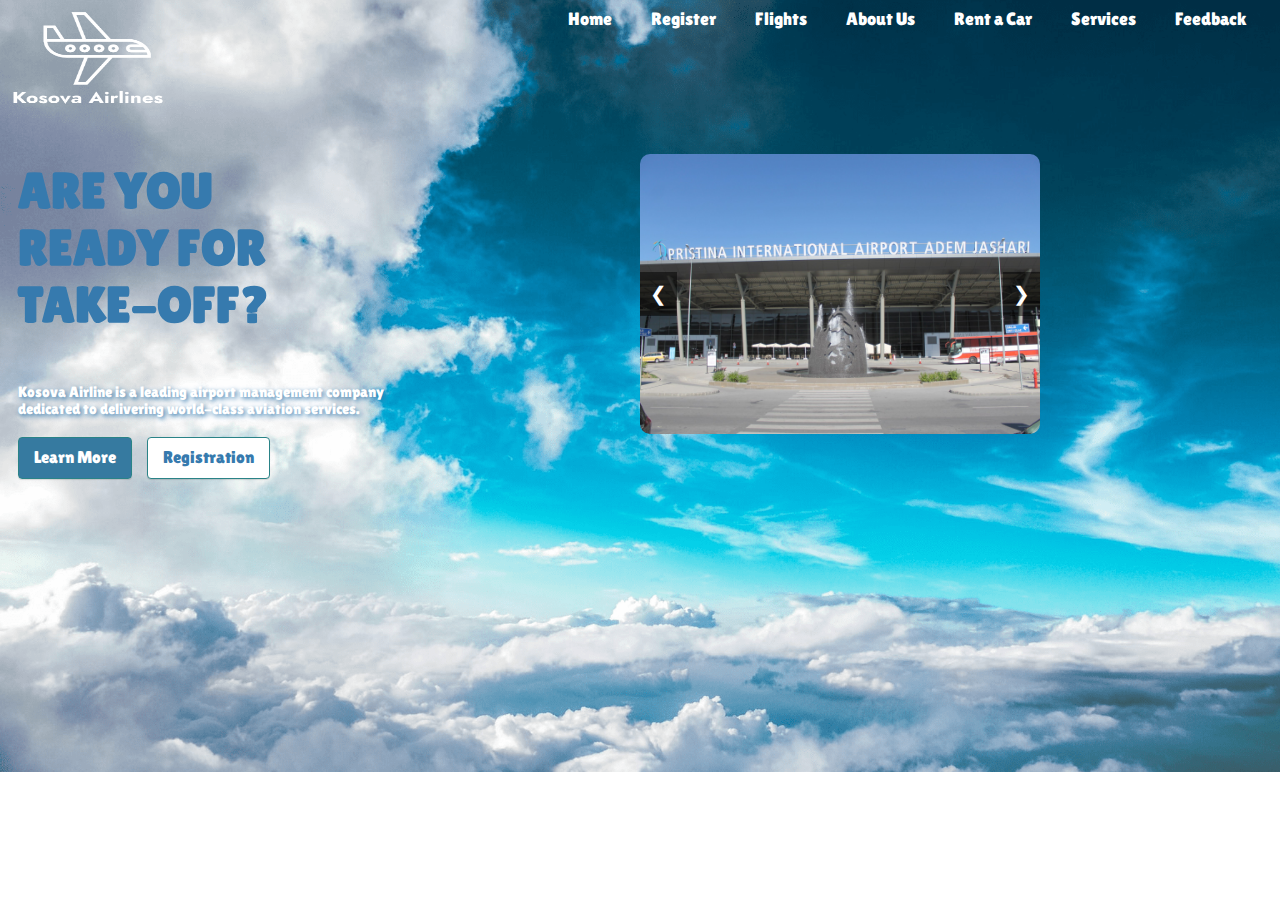
<file: index.html>
<!DOCTYPE html>
<html>
<head>
	    <meta charset="UTF-8">  
    <meta name="viewport" content="width=device-width, initial-scale=1.0">  
	<link rel="stylesheet" href="css/style.css">
	<link rel="preconnect" href="https://fonts.googleapis.com">
<link rel="preconnect" href="https://fonts.gstatic.com" crossorigin>
<link href="https://fonts.googleapis.com/css2?family=Lilita+One&display=swap" rel="stylesheet">
	<title>Kosova Airport</title>
</head>
<body>
	<ul>
		<li>
			<a href=index.html>Home</a>
			<a href=register.html>Register</a>
			<a href=flights.html>Flights</a>
			<a href=about.html>About Us</a>
			            <a href="rent.html">Rent a Car</a>
			<a href="services.html">Services</a>
			                        <a href="feedback.html">Feedback</a>
		</li>
	</ul>
	<div class="logoja">
		<img src="css/logo.png" id="logoja1">
	</div>

	<p id="titulli1"><b>Are you <br>ready for <br>take-off?<b></p>

	<p id="desc">Kosova Airline is a leading airport management company<br> dedicated to delivering world-class aviation services.
	<div class="butonat">
			<button type="button" id="btn1">Learn More</button>
			<button type="button" id="btn2">Registration</button>
	</div>


  <div class="slider-container">
    <div class="slider">
      <img src="css/image1.jpg" alt="Image 1" class="slide">
      <img src="css/image2.jpg" alt="Image 2" class="slide">
      <img src="css/image3.jpg" alt="Image 3" class="slide">
    </div>
    <button id="butoniii" class="prev" onclick="prevSlide()">&#10094;</button>
    <button id="butoniii" class="next" onclick="nextSlide()">&#10095;</button>
  </div>





	<script src="javascript/main.js"></script>

</body>
</html>
</file>
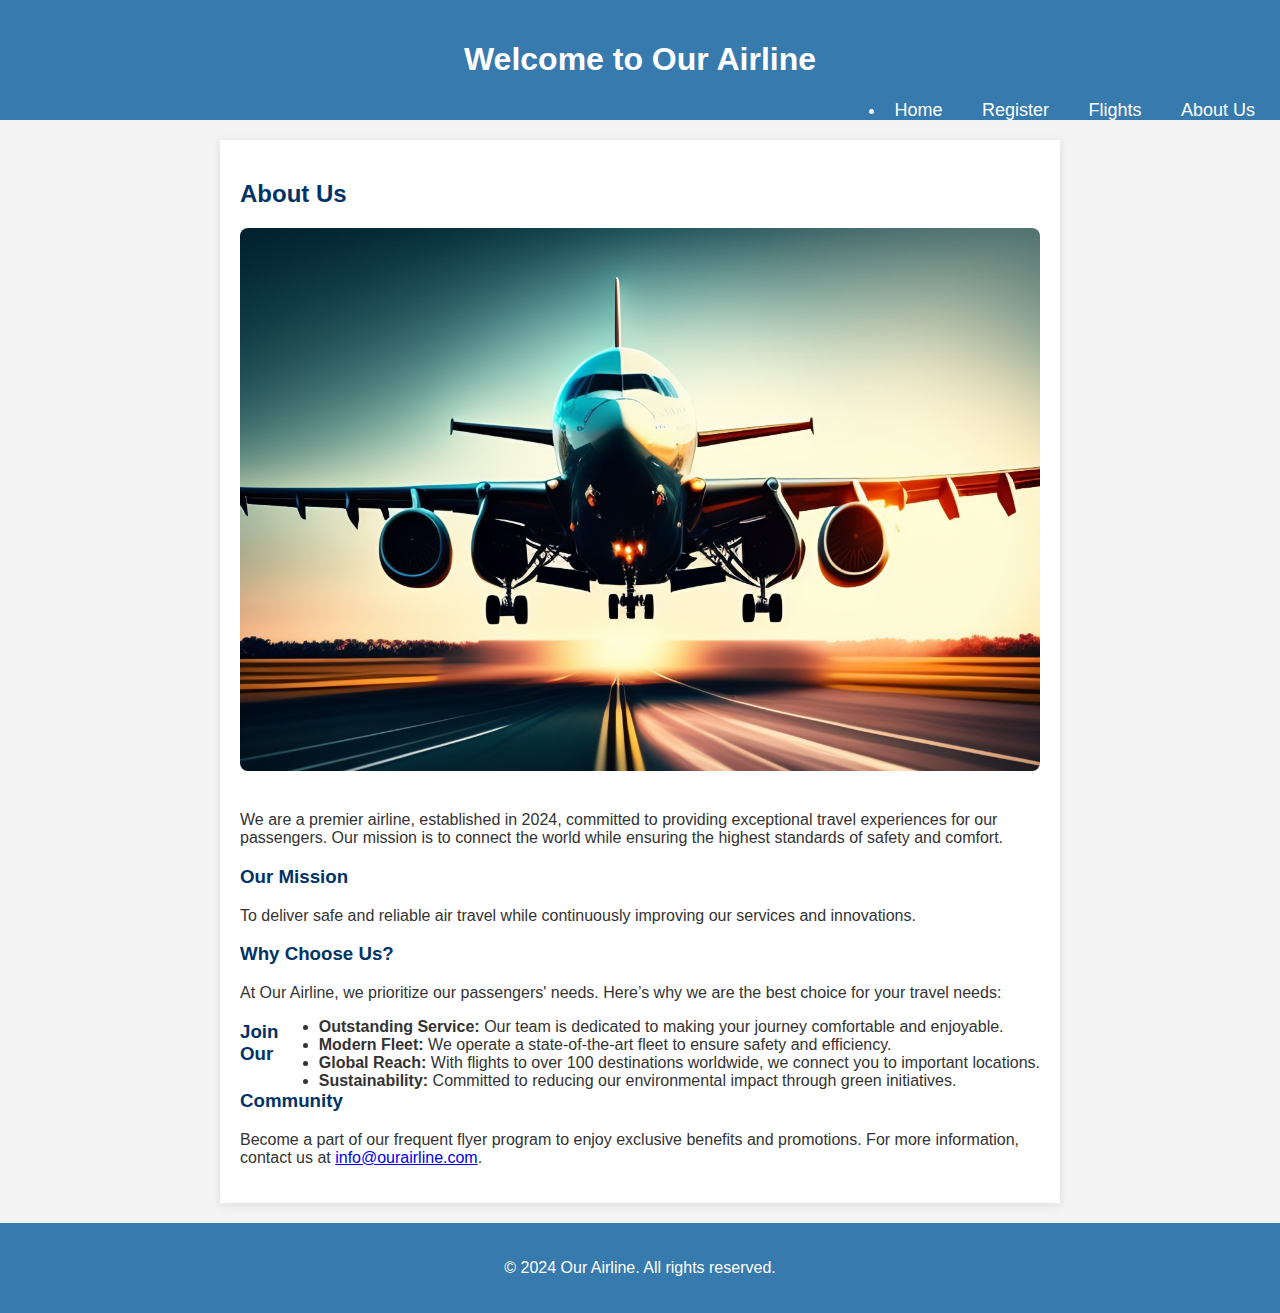
<file: about.html>
<!DOCTYPE html>  
<html lang="en">  
<head>  
    <meta charset="UTF-8">  
    <meta name="viewport" content="width=device-width, initial-scale=1.0">  
    <link rel="stylesheet" href="css/about.css">  
    <title>About Us - Our Airline</title>  
</head>  
<body>  
    <header>  
        <h1>Welcome to Our Airline</h1>  
                    <ul>
        <li>
            <a href=index.html>Home</a>
            <a href=register.html>Register</a>
            <a href=flights.html>Flights</a>
            <a href=about.html>About Us</a>
        </li>
    </ul>
    </header>  

    <section class="about-us">  
        <h2>About Us</h2>  
        <img src="air.jpeg" alt="Airline Flight" class="about-image">  
        <p>We are a premier airline, established in 2024, committed to providing exceptional travel experiences for our passengers. Our mission is to connect the world while ensuring the highest standards of safety and comfort.</p>  
        
        <h3>Our Mission</h3>  
        <p>To deliver safe and reliable air travel while continuously improving our services and innovations.</p>  

        <h3>Why Choose Us?</h3>  
        <p>At Our Airline, we prioritize our passengers' needs. Here’s why we are the best choice for your travel needs:</p>  
        <ul>  
            <li><strong>Outstanding Service:</strong> Our team is dedicated to making your journey comfortable and enjoyable.</li>  
            <li><strong>Modern Fleet:</strong> We operate a state-of-the-art fleet to ensure safety and efficiency.</li>  
            <li><strong>Global Reach:</strong> With flights to over 100 destinations worldwide, we connect you to important locations.</li>  
            <li><strong>Sustainability:</strong> Committed to reducing our environmental impact through green initiatives.</li>  
        </ul>  

        <h3>Join Our Community</h3>  
        <p>Become a part of our frequent flyer program to enjoy exclusive benefits and promotions. For more information, contact us at <a href="mailto:info@ourairline.com">info@ourairline.com</a>.</p>  
    </section>  

    <footer>  
        <p>&copy; 2024 Our Airline. All rights reserved.</p>  
    </footer>  
</body>  
</html>
</file>
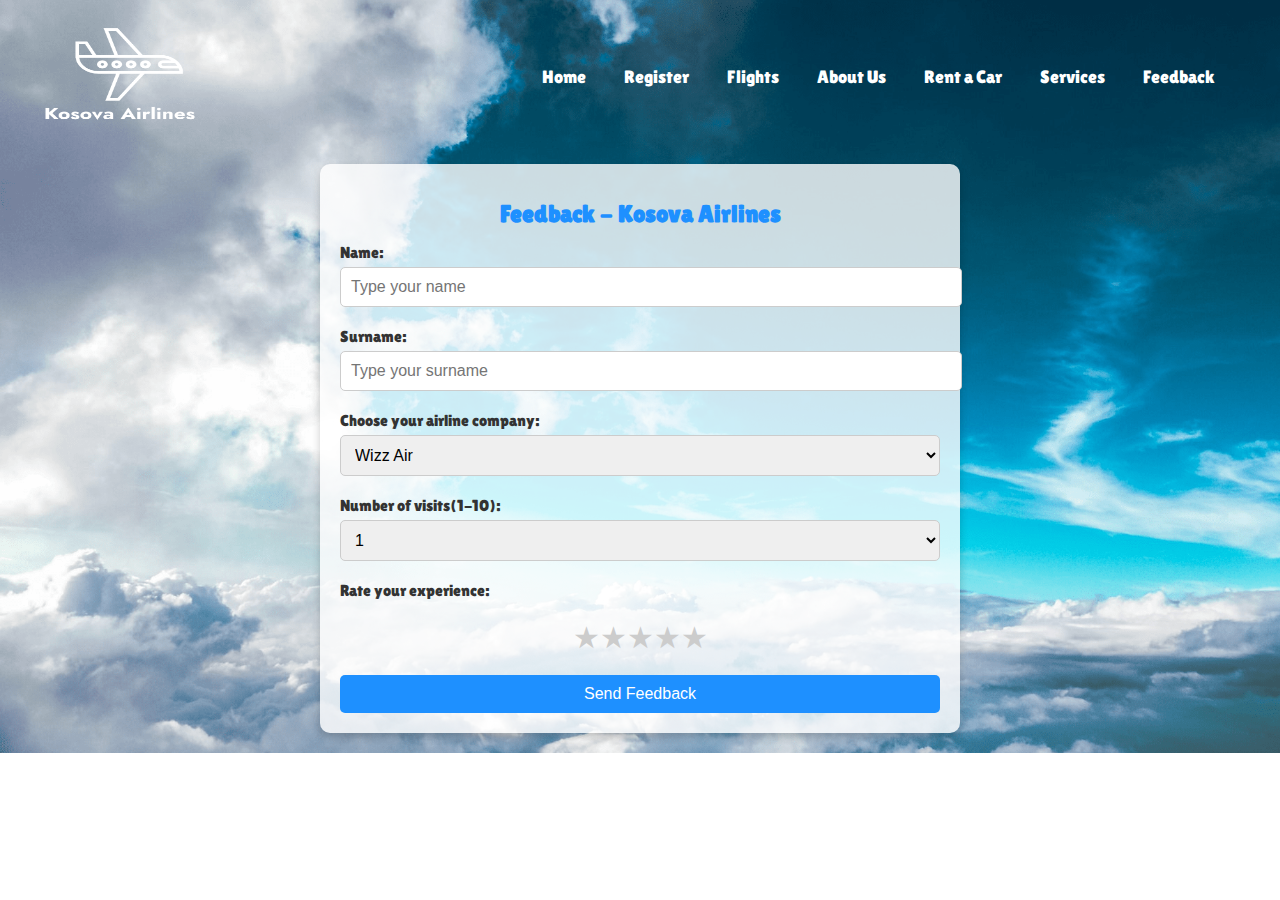
<file: feedback.html>
<!DOCTYPE html>
<html lang="en">
<head>
    <meta charset="UTF-8">
    <meta name="viewport" content="width=device-width, initial-scale=1.0">
    <link rel="stylesheet"  href="css/feedback.css">
        <link rel="preconnect" href="https://fonts.googleapis.com">
<link rel="preconnect" href="https://fonts.gstatic.com" crossorigin>
<link href="https://fonts.googleapis.com/css2?family=Lilita+One&display=swap" rel="stylesheet">
    <title>Kosova Airlines</title>
</head>
<body>
        <header>
        <nav class="navbar">
            <div class="logo">
                <img src="css/logo.png" id="logoja1">
            </div>
    <ul>
        <li>
            <a href=index.html>Home</a>
            <a href=register.html>Register</a>
            <a href=flights.html>Flights</a>
            <a href=about.html>About Us</a>
            <a href="rent.html">Rent a Car</a>
                                    <a href="services.html">Services</a>
                        <a href="feedback.html">Feedback</a>


        </li>
    </ul>
        </nav>
    </header>
    <div class="container">
        <h1>Feedback - Kosova Airlines</h1>
        <form>
            <div class="form-section">
                <label for="name">Name:</label>
                <input type="text" id="name" placeholder="Type your name" required>
            </div>

            <div class="form-section">
                <label for="surname">Surname:</label>
                <input type="text" id="surname" placeholder="Type your surname" required>
            </div>

            <div class="form-section">
                <label for="company">Choose your airline company:</label>
                <select id="company">
                    <option value="wizzair">Wizz Air</option>
                    <option value="pegasus">Pegasus</option>
                    <option value="turkish">Turkish Airlines</option>
                    <option value="kosova">Kosova Airlines</option>
                    <option value="airalbania">Air Albania</option>
                    <option value="easyjet">EasyJet</option>
                </select>
            </div>

            <div class="form-section">
                <label for="visits">Number of visits(1-10):</label>
                <select id="visits">
                    <option value="1">1</option>
                    <option value="2">2</option>
                    <option value="3">3</option>
                    <option value="4">4</option>
                    <option value="5">5</option>
                    <option value="6">6</option>
                    <option value="7">7</option>
                    <option value="8">8</option>
                    <option value="9">9</option>
                    <option value="10">10</option>
                </select>
            </div>

            <div class="form-section">
                <label for="rating">Rate your experience:</label>
                <div class="stars">
                    <input type="radio" id="star5" name="rating" value="1">
                    <label for="star5" class="star">&#9733;</label>

                    <input type="radio" id="star4" name="rating" value="2">
                    <label for="star4" class="star">&#9733;</label>

                    <input type="radio" id="star3" name="rating" value="3">
                    <label for="star3" class="star">&#9733;</label>

                    <input type="radio" id="star2" name="rating" value="4">
                    <label for="star2" class="star">&#9733;</label>

                    <input type="radio" id="star1" name="rating" value="5">
                    <label for="star1" class="star">&#9733;</label>
                </div>
            </div>
            <button type="submit">Send Feedback</button>
        </form>
    </div>

    <script src="javascript/main.js"></script>
</body>
</html>
</file>
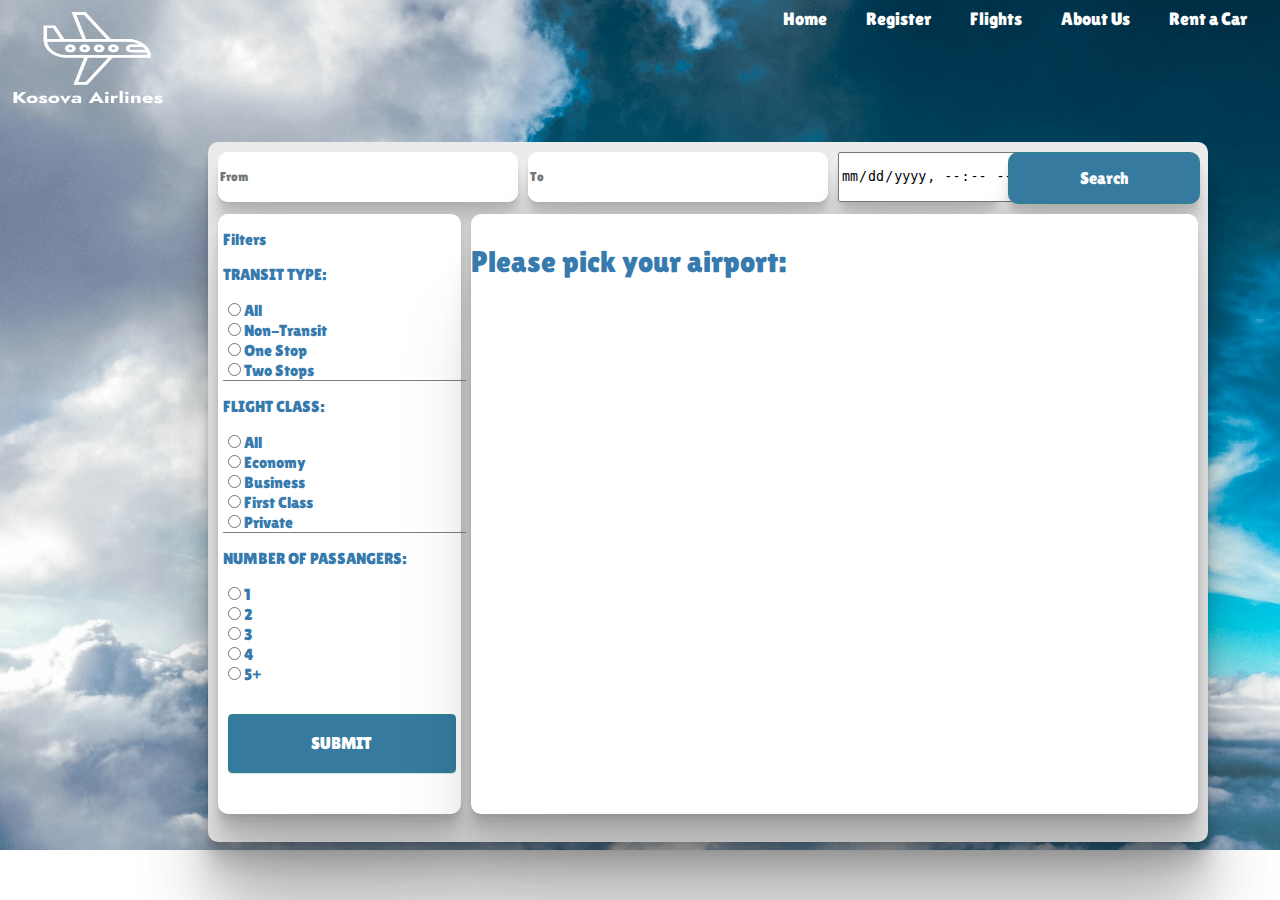
<file: flights.html>
<!DOCTYPE html>
<html>
<head>
	    <meta charset="UTF-8">  
    <meta name="viewport" content="width=device-width, initial-scale=1.0">  
	<link rel="stylesheet" href="css/flights.css">
	<link rel="preconnect" href="https://fonts.googleapis.com">
<link rel="preconnect" href="https://fonts.gstatic.com" crossorigin>
<link href="https://fonts.googleapis.com/css2?family=Lilita+One&display=swap" rel="stylesheet">
	<title>Kosova Airport</title>
</head>
<body>
	<ul>
		<li>
			<a href=index.html>Home</a>
			<a href=register.html>Register</a>
			<a href=flights.html>Flights</a>
			 <a href=about.html>About Us</a>
			 <a href="rent.html">Rent a Car</a>
		</li>
	</ul>
	<div class="logoja">
		<img src="css/logo.png" id="logoja1">
	</div>

	<div class="flutur">
		<div class="nishi">
			<div class="from">
			  					<input list="shtete" name="sht" id="sht" placeholder="From">
  						<datalist id="shtete">
                			<option value="Kosova">
                 			<option value="Albania">
		                 	<option value="France">
		                 	<option value="Germany">
		                 	<option value="Poland">
		                 	<option value="Spain">
		                 	<option value="Austria">
		                 	<option value="Switzerland">
		                 	<option value="Italy">
                 			<option value="Finland">
  						</datalist>
			
		</div>
				<div class="to">
			  					<input list="shtete" name="sht" id="sht" placeholder="To">
  						<datalist id="shtete">
                			<option value="Kosova">
                 			<option value="Albania">
		                 	<option value="France">
		                 	<option value="Germany">
		                 	<option value="Poland">
		                 	<option value="Spain">
		                 	<option value="Austria">
		                 	<option value="Switzerland">
		                 	<option value="Italy">
                 			<option value="Finland">
  						</datalist>
			
		</div>

		<div class="data">
			<input type="datetime-local" placeholder="Departure date">
		</div>

		<div class="searchi">
			<p>Search</p>
		</div>
		</div>
		<div class="dyshi">
			<div class="filtri">
				<div class="fl1">
					<p>Filters</p>
					<p id="transit">TRANSIT TYPE:</p>
					<div class="rd1"><input type="radio" value="1" name="option"><span>All</span></div>
					<div class="rd2"><input type="radio" value="2" name="option"><span>Non-Transit</span></div>
					<div class="rd3"><input type="radio" value="3" name="option"><span>One Stop</span></div>
					<div class="rd4"><input type="radio" value="4" name="option"><span>Two Stops</span></div>
				</div>
				<div class="fl1">
					<p id="transit">FLIGHT CLASS:</p>
					<div class="rd11"><input type="radio" value="1" name="option2"><span>All</span></div>
					<div class="rd22"><input type="radio" value="2" name="option2"><span>Economy</span></div>
					<div class="rd33"><input type="radio" value="3" name="option2"><span>Business</span></div>
					<div class="rd44"><input type="radio" value="4" name="option2"><span>First Class</span></div>
					<div class="rd55"><input type="radio" value="5" name="option2"><span>Private</span></div>
				</div>
				<div class="fl1">
					<p id="transit">NUMBER OF PASSANGERS:</p>
					<div class="rd11"><input type="radio" value="1" name="option3"><span>1</span></div>
					<div class="rd22"><input type="radio" value="2" name="option3"><span>2</span></div>
					<div class="rd33"><input type="radio" value="3" name="option3"><span>3</span></div>
					<div class="rd44"><input type="radio" value="4" name="option3"><span>4</span></div>
					<div class="rd44"><input type="radio" value="5" name="option3"><span>5+</span></div>
				</div>
				<button class="butonin">SUBMIT</button>
				
			</div>
			<div class="tiketa">
				<p id="pl1"> Please pick your airport:</p>
				<iframe src="https://www.google.com/maps/embed?pb=!1m18!1m12!1m3!1d3419.6698061667594!2d21.028964667593566!3d42.57498048559973!2m3!1f0!2f0!3f0!3m2!1i1024!2i768!4f13.1!3m3!1m2!1s0x13537ccdea831979%3A0x7bd7c5dfd98fabc!2sPrishtina%20International%20Airport%20%E2%80%9CAdem%20Jashari%E2%80%9D!5e1!3m2!1sen!2s!4v1734011871849!5m2!1sen!2s" width=100% height=100% style="border:0;" allowfullscreen="" loading="lazy" referrerpolicy="no-referrer-when-downgrade"></iframe>
				
			</div>
		</div>
	</div>



</body>
</html>
</file>
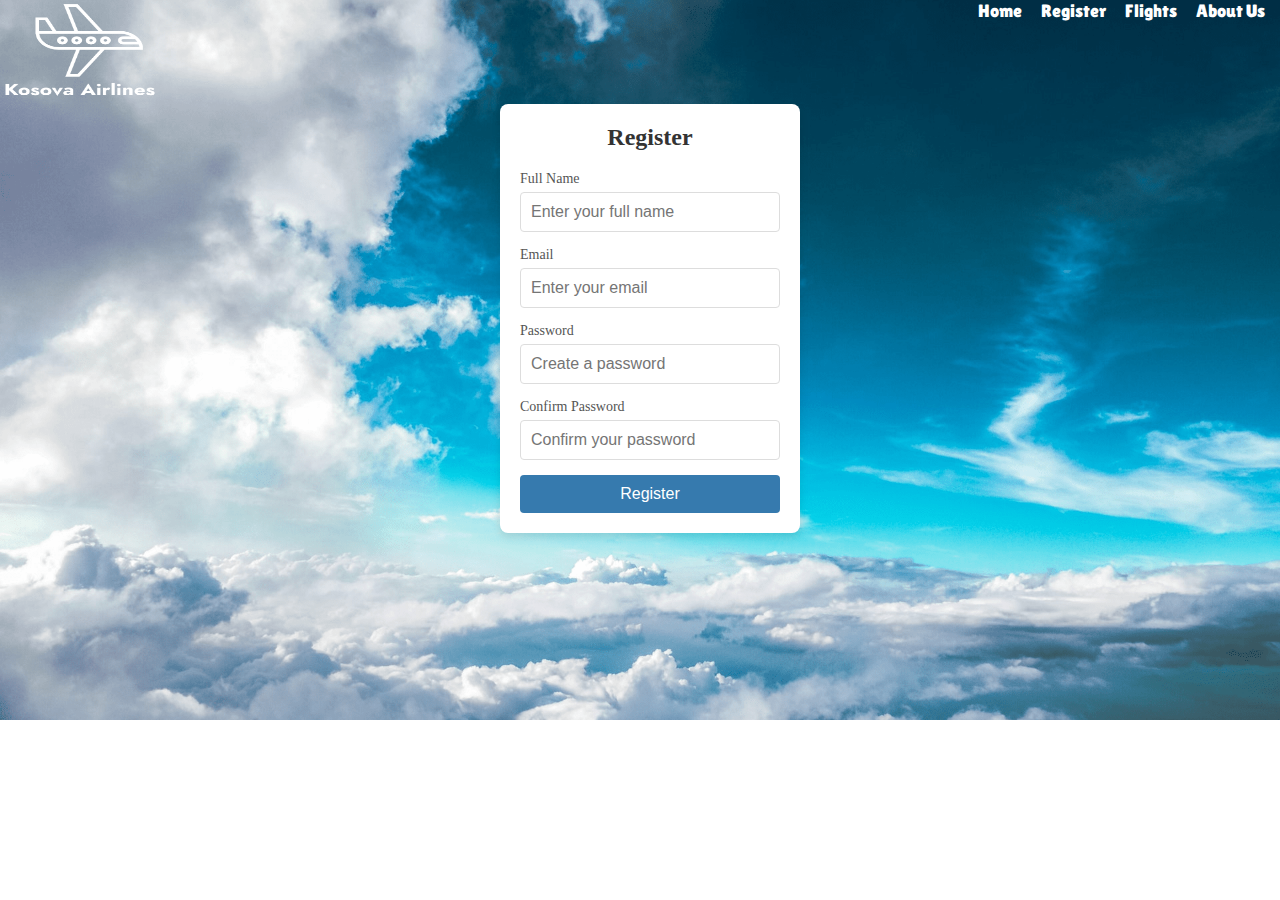
<file: register.html>
<!DOCTYPE html>
<html>
<head>
      <meta charset="UTF-8">  
    <meta name="viewport" content="width=device-width, initial-scale=1.0">  
  <link rel="stylesheet" href="css/register.css">
  <link rel="preconnect" href="https://fonts.googleapis.com">
<link rel="preconnect" href="https://fonts.gstatic.com" crossorigin>
<link href="https://fonts.googleapis.com/css2?family=Lilita+One&display=swap" rel="stylesheet">
  <title>Kosova Airport</title>
</head>
<body>
  <ul>
    <li>
      <a href=index.html>Home</a>
      <a href=register.html>Register</a>
      <a href=flights.html>Flights</a>
      <a href=about.html>About Us</a>
    </li>
  </ul>
  <div class="logoja">
    <img src="css/logo.png" id="logoja1">
  </div>
<div class="form-container">
    <h2>Register</h2>
    <form action="/submit_registration" method="POST" id="register-form">
      <div class="form-group">
        <label for="name">Full Name</label>
        <input type="text" id="name" name="name" required placeholder="Enter your full name">
      </div>
      <div class="form-group">
        <label for="email">Email</label>
        <input type="email" id="email" name="email" required placeholder="Enter your email">
      </div>
      <div class="form-group">
        <label for="password">Password</label>
        <input type="password" id="password" name="password" required placeholder="Create a password">
      </div>
      <div class="form-group">
        <label for="confirm-password">Confirm Password</label>
        <input type="password" id="confirm-password" name="confirm-password" required placeholder="Confirm your password">
      </div>
      <button type="button">Register</button>
    </form>

</body>
</html>
</file>
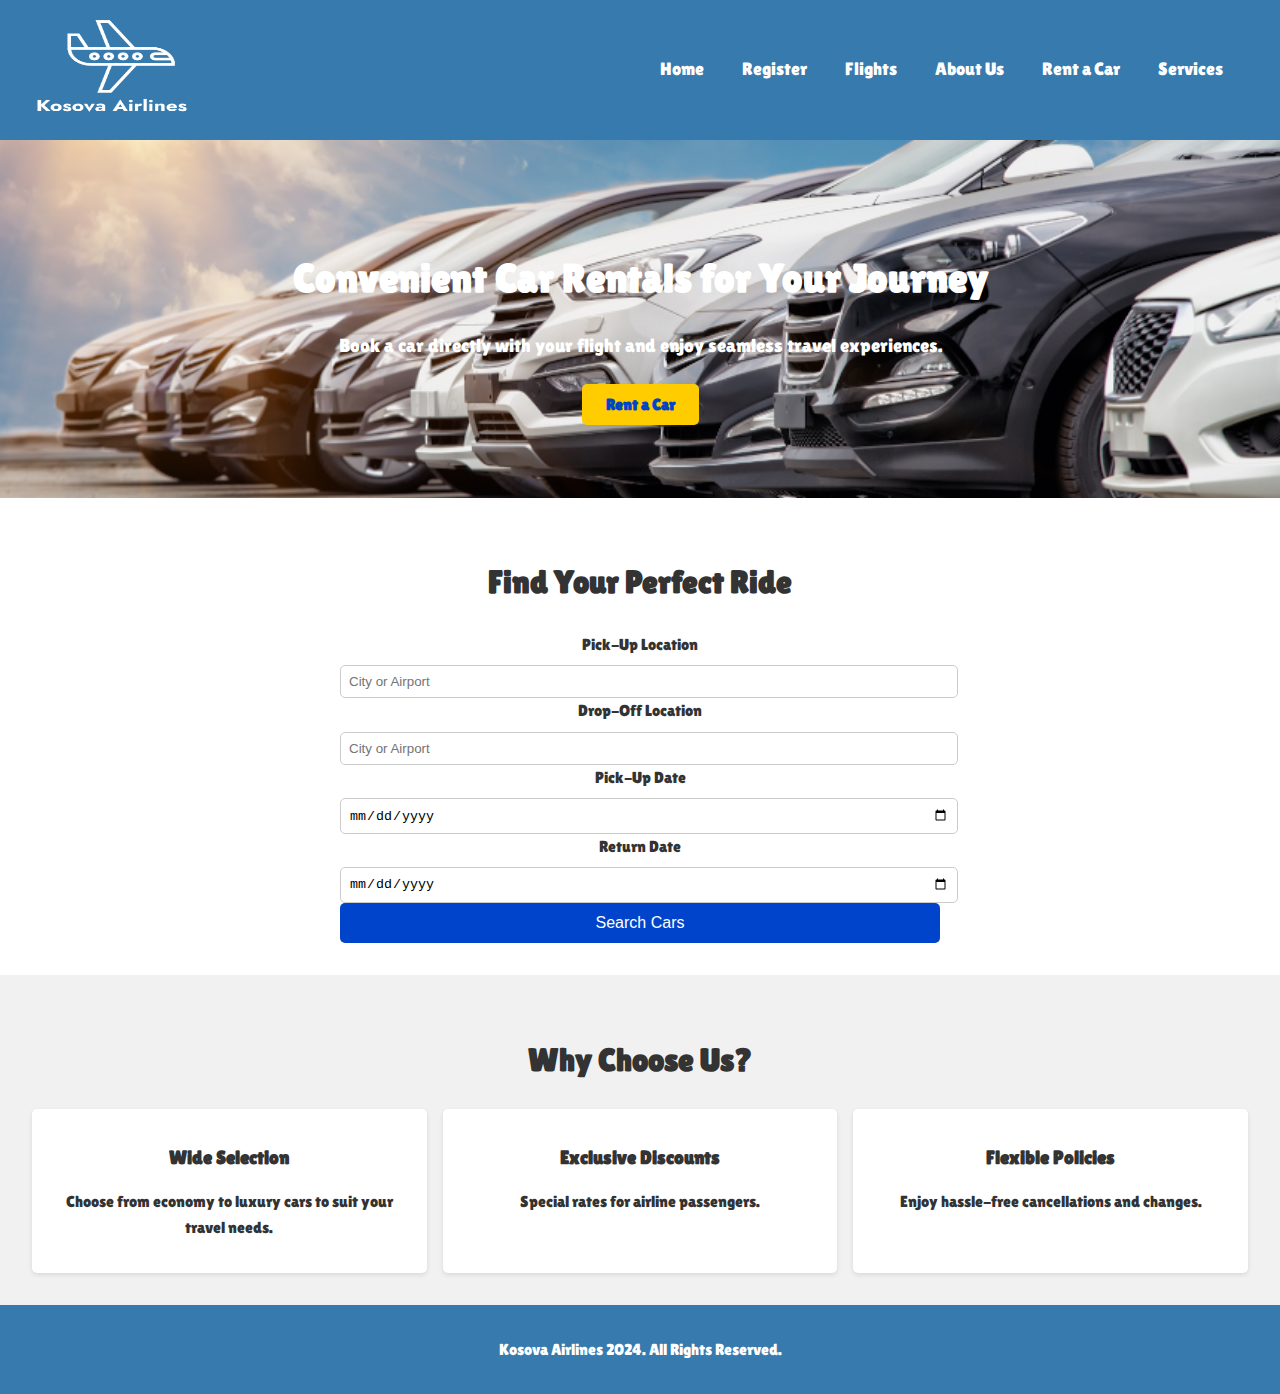
<file: rent.html>
<!DOCTYPE html>
<html lang="en">
<head>
    <meta charset="UTF-8">
    <meta name="viewport" content="width=device-width, initial-scale=1.0">
    <meta name="description" content="Rent a car with ease directly from your airline. Convenient, fast, and reliable car rentals for all your travel needs.">
    <title>Kosova Airport</title>
    <link rel="stylesheet" href="css/rent.css">
  <link rel="preconnect" href="https://fonts.googleapis.com">
<link rel="preconnect" href="https://fonts.gstatic.com" crossorigin>
<link href="https://fonts.googleapis.com/css2?family=Lilita+One&display=swap" rel="stylesheet">
</head>
<body>
    <header>
        <nav class="navbar">
            <div class="logo">
                <img src="css/logo.png" id="logoja1">
            </div>
    <ul>
        <li>
            <a href=index.html>Home</a>
            <a href=register.html>Register</a>
            <a href=flights.html>Flights</a>
            <a href=about.html>About Us</a>
            <a href="rent.html">Rent a Car</a>
              <a href="services.html">Services</a>
        </li>
    </ul>
        </nav>
    </header>

    <section id="home" class="sektori1">
        <div class="sektori1-content">
            <h1>Convenient Car Rentals for Your Journey</h1>
            <p>Book a car directly with your flight and enjoy seamless travel experiences.</p>
            <a href="#rent" class="sektori1-btn">Rent a Car</a>
        </div>
    </section>


    <section id="rent" class="rent-section">
        <h2>Find Your Perfect Ride</h2>
        <form class="rental-form">
            <div class="form-group">
                <label for="pickup-location">Pick-Up Location</label>
                <input type="text" id="pickup-location" name="pickup-location" placeholder="City or Airport">
            </div>
            <div class="form-group">
                <label for="dropoff-location">Drop-Off Location</label>
                <input type="text" id="dropoff-location" name="dropoff-location" placeholder="City or Airport">
            </div>
            <div class="form-group">
                <label for="pickup-date">Pick-Up Date</label>
                <input type="date" id="pickup-date" name="pickup-date">
            </div>
            <div class="form-group">
                <label for="return-date">Return Date</label>
                <input type="date" id="return-date" name="return-date">
            </div>
            <button type="submit" class="form-btn">Search Cars</button>
        </form>
    </section>

    <section id="features" class="features-section">
        <h2>Why Choose Us?</h2>
        <div class="features">
            <div class="feature">
                <h3>Wide Selection</h3>
                <p>Choose from economy to luxury cars to suit your travel needs.</p>
            </div>
            <div class="feature">
                <h3>Exclusive Discounts</h3>
                <p>Special rates for airline passengers.</p>
            </div>
            <div class="feature">
                <h3>Flexible Policies</h3>
                <p>Enjoy hassle-free cancellations and changes.</p>
            </div>
        </div>
    </section>
    <footer>
        <div class="footer-content">
            <p>Kosova Airlines 2024. All Rights Reserved.</p>
        </div>
    </footer>
</body>
</html>
</file>
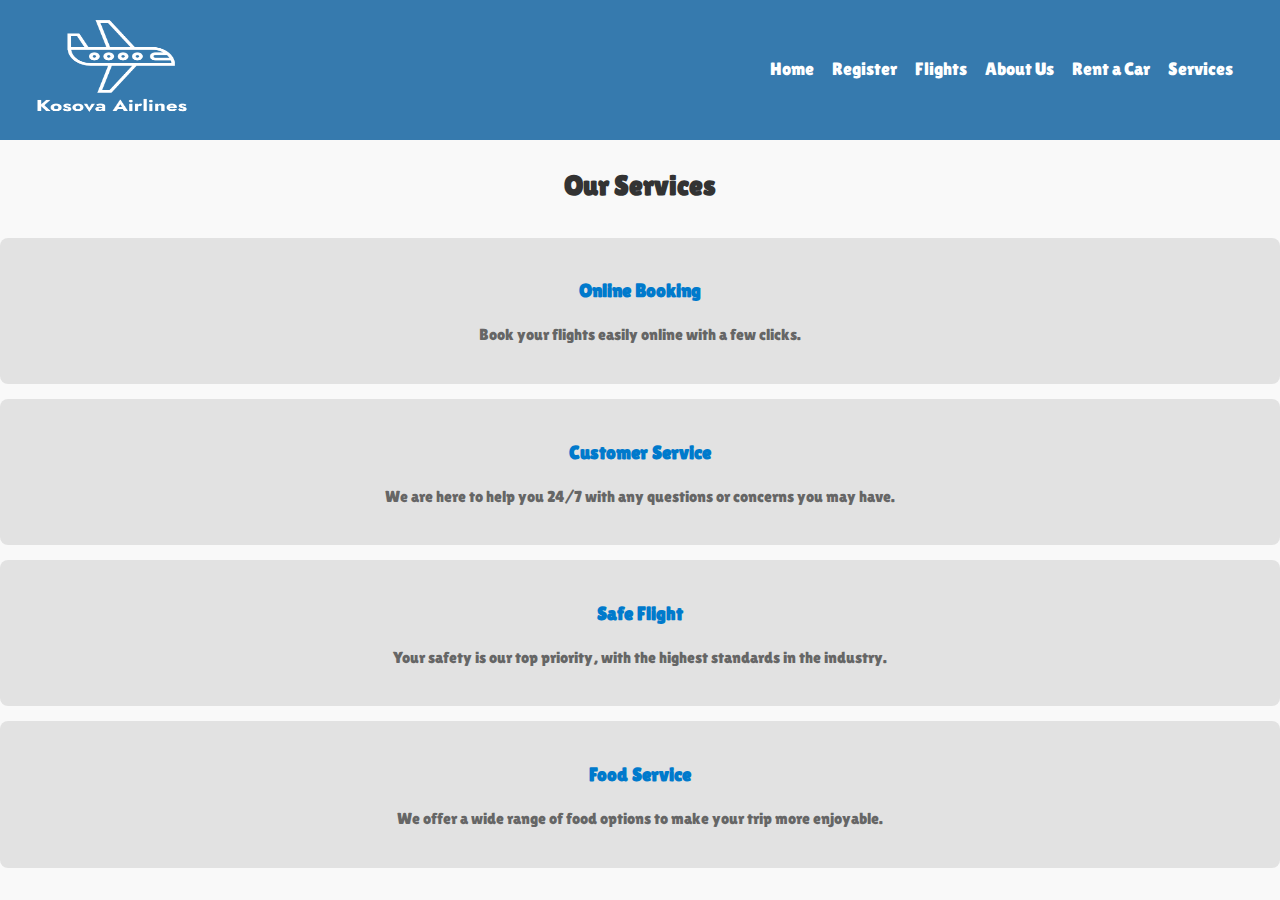
<file: services.html>
<!DOCTYPE html>  
<html lang="en">  
<head>  
    <meta charset="UTF-8">  
    <meta name="viewport" content="width=device-width, initial-scale=1.0">  
    <title>Shërbimet e Kompanisë Ajrore</title>  
    <link rel="stylesheet" href="css/services.css">  
        <link rel="preconnect" href="https://fonts.googleapis.com">
<link rel="preconnect" href="https://fonts.gstatic.com" crossorigin>
<link href="https://fonts.googleapis.com/css2?family=Lilita+One&display=swap" rel="stylesheet">
</head>  
<body>  
        <header>
        <nav class="navbar">
            <div class="logo">
                <img src="css/logo.png" id="logoja1">
            </div>
    <ul>
        <li>
            <a href=index.html>Home</a>
            <a href=register.html>Register</a>
            <a href=flights.html>Flights</a>
            <a href=about.html>About Us</a>
            <a href="rent.html">Rent a Car</a>
            <a href="services.html">Services</a>
        </li>
    </ul>
        </nav>
    </header>
    <section class="services">  
        <div class="container">  
            <h2>Our Services</h2>  
            <div class="service">  
                <h3>Online Booking</h3>  
                <p>Book your flights easily online with a few clicks.</p>  
            </div>  
            <div class="service">  
                <h3>Customer Service</h3>  
                <p>We are here to help you 24/7 with any questions or concerns you may have.</p>  
            </div>  
            <div class="service">  
                <h3>Safe Flight</h3>  
                <p>Your safety is our top priority, with the highest standards in the industry.</p>  
            </div>  
            <div class="service">  
                <h3>Food Service</h3>  
                <p>We offer a wide range of food options to make your trip more enjoyable.</p>  
            </div>  
        </div>  
    </section>  
</body>  
</html>
</file>
<file: css/style.css>
body{
    background: url(backi.jpg);
    background-size: cover;
    background-repeat: no-repeat;
}

ul{
	list-style-type: none;
	margin: 0;
	padding: 0;
	float: right;
}
li a{
	color: white;
	text-decoration: none;
	font-size: 18px;
	margin-right: 15px;
	  font-family: "Lilita One", sans-serif;
  font-weight: 400;
  font-style: normal;
  padding: 10px;
}
a:hover{
	background:white;
	color:#367aae;
	border-radius:4px;
	box-shadow: rgba(0, 0, 0, 0.12) 0 1px 1px;
}

#logoja1{
	width: 160px;
	height: 100px;
}
#titulli1{
    font-family: "Lilita One", sans-serif;
  font-weight: 400;
  font-style: normal;
	font-size:50px;
	text-transform: uppercase;
	color: #367aae;	
	margin-left: 10px;
}
#btn1{
  background-color: #367aae;
  background: linear-gradient(90deg, rgba(230,230,230,1) 0%, rgba(54,122,160,1) 0%);  border: 1px solid #2A8387;
  border-radius: 4px;
  box-shadow: rgba(0, 0, 0, 0.12) 0 1px 1px;
  color: #FFFFFF;
  cursor: pointer;
  display: block;
    font-family: "Lilita One", sans-serif;
  font-weight: 400;
  font-style: normal;
  font-size: 17px;
  line-height: 100%;
  margin: 5px;
  outline: 0;
  padding: 11px 15px 12px;
  text-align: center;
  margin-left: 10px;
}
#btn2{
	background-color: white;
  border: 1px solid #2A8387;
  border-radius: 4px;
  box-shadow: rgba(0, 0, 0, 0.12) 0 1px 1px;
  color:#367aae;
  cursor: pointer;
  display: block;
    font-family: "Lilita One", sans-serif;
  font-weight: 400;
  font-style: normal;
  font-size: 17px;
  line-height: 100%;
  margin: 5px;
  outline: 0;
  padding: 11px 15px 12px;
  text-align: center;
  margin-left: 10px;

}
.butonat{
	justify-content: left;
	display: flex;
}

#desc{
	font-size: 15px;
    font-family: "Lilita One", sans-serif;
  font-weight: 400;
  font-style: normal;
	color:white;
	text-shadow: 2px 2px 5px #367aae ;
	margin-left: 10px;
}

.slider-container {
  position: relative;
  max-width: 400px;
  margin: auto;
  overflow: hidden;
    display: flex;
  width: 400px;
  height: 280px;
  position: relative;
  left:200px;
  bottom: 330px;
  border-radius: 10px;
}

.slider {
  display: flex;
  transition: transform 0.5s ease;
}

.slide {
  max-width: 100%;
  display: block;
}

#butoniii {
  position: absolute;
  top: 50%;
  transform: translateY(-50%);
  background-color: rgba(0, 0, 0, 0.5);
  color: white;
  border: none;
  padding: 10px;
  cursor: pointer;
  font-size: 20px;
}

#butoniii:hover {
  background-color: rgba(0, 0, 0, 0.8);
}

.prev {
  left: 0;
}

.next {
  right: 0;
}
</file>
<file: css/about.css>
ul{
  list-style-type: none;
  margin: 0;
  padding: 0;
  float: right;
}
li a{
  color: white;
  text-decoration: none;
  font-size: 18px;
  margin-right: 15px;
    font-family: "Lilita One", sans-serif;
  font-weight: 400;
  font-style: normal;
  padding:10px;
}
a:hover{
  background:white;
  color:#367aae;
  border-radius:4px;
  box-shadow: rgba(0, 0, 0, 0.12) 0 1px 1px;
}

#logoja1{
  width: 160px;
  height: 100px;
}
body {  
  font-family: Arial, sans-serif;  
  margin: 0;  
  padding: 0;  
  background-color: #f4f4f4;  
  color: #333;  
}  

header {  
  background-color: #367aae;  
  color: white;  
  padding: 20px 0;  
  text-align: center;  
}  

.about-us {  
  max-width: 800px;  
  margin: 20px auto;  
  padding: 20px;  
  background-color: white;  
  box-shadow: 0 2px 10px rgba(0, 0, 0, 0.1);  
}  

.about-us h2, .about-us h3 {  
  color: #003366;  
}  

.about-image {  
  width: 100%;  
  height: auto;  
  border-radius: 8px;  
  margin-bottom: 20px;  
}  

ul {  
  list-style-type: disc;  
  margin-left: 20px;  
}  

footer {  
  text-align: center;  
  padding: 20px;  
  background-color: #367aae;  
  color: white;  
}
</file>
<file: css/feedback.css>
body{
    background: url(backi.jpg);
    background-size: cover;
    background-repeat: no-repeat;
            font-family: "Lilita One", sans-serif;
  font-weight: 400;
  font-style: normal;
}
.container {
            width: 90%;
            max-width: 600px;
            margin: 20px auto;
            padding: 20px;
            background-color: rgba(255, 255, 255, 0.8);
            border-radius: 10px;
            box-shadow: 0 4px 8px rgba(0, 0, 0, 0.2);
       
 }
 ul{
  list-style-type: none;
  margin: 0;
  padding: 0;
  float: right;
}
li a{
  color: white;
  text-decoration: none;
  font-size: 18px;
  margin-right: 15px;
    font-family: "Lilita One", sans-serif;
  font-weight: 400;
  font-style: normal;
  padding: 10px;
}
a:hover{
  background:white;
  color:#367aae;
  border-radius:4px;
  box-shadow: rgba(0, 0, 0, 0.12) 0 1px 1px;
}

#logoja1{
  width: 160px;
  height: 100px;
}

.navbar {
    display: flex;
    justify-content: space-between;
    align-items: center;
    padding: 16px 32px;
    background-color: transparent;
    color: #fff;
}

.navbar .logo a {
    font-size: 24px; 
    font-weight: 700;
    color: #fff;
    text-decoration: none;
}

.navbar .nav-links {
    list-style: none;
    display: flex;
}

.navbar .nav-links a {
    color: #fff;
    text-decoration: none;
    font-weight: 500;
}

.navbar .cta-btn {
    background-color: #ffcc00;
    border: none;
    padding: 8px 16px; 
    border-radius: 5px;
    font-weight: 700;
    cursor: pointer;
}
h1 {
    text-align: center;
    font-size: 24px;
    color: #1E90FF;
        }

.form-section {
            margin-bottom: 20px;
        }

label {
        font-size: 16px;
        color: #333;
        }

input[type="text"], select {
            width: 100%;
            padding: 10px;
            margin-top: 5px;
            font-size: 16px;
            border: 1px solid #ccc;
            border-radius: 5px;
        }

.stars {
            display: flex;
            justify-content: center;
            margin: 20px 0;
        }

.star {
            font-size: 30px;
            color: #ccc;
            cursor: pointer;
        }

input[type="radio"]:checked ~ .stars .star {
            color: gold;
        }

.stars input {
            display: none;
        }
button {
            width: 100%;
            padding: 10px;
            background-color: #1E90FF;
            color: white;
            border: none;
            border-radius: 5px;
            cursor: pointer;
            font-size: 16px;
        }

button:hover {
            background-color: #4682B4;
        }
</file>
<file: css/flights.css>
body{
    background: url(backi.jpg);
    background-size: cover;
    background-repeat: no-repeat;
}

ul{
  list-style-type: none;
  margin: 0;
  padding: 0;
  float: right;
}
li a{
  color: white;
  text-decoration: none;
  font-size: 18px;
  margin-right: 15px;
    font-family: "Lilita One", sans-serif;
  font-weight: 400;
  font-style: normal;
    padding:10px;
}
a:hover{
  background:white;
  color:#367aae;
  border-radius:4px;
  box-shadow: rgba(0, 0, 0, 0.12) 0 1px 1px;
}

#logoja1{
  width: 160px;
  height: 100px;
}
.flutur{
  display:flex;
  flex-direction: column;
  background:#ebebeb;
  height:700px;
  width:1000px;
  box-shadow:
  0 2.8px 2.2px rgba(0, 0, 0, 0.034),
  0 6.7px 5.3px rgba(0, 0, 0, 0.048),
  0 12.5px 10px rgba(0, 0, 0, 0.06),
  0 22.3px 17.9px rgba(0, 0, 0, 0.072),
  0 41.8px 33.4px rgba(0, 0, 0, 0.086),
  0 100px 80px rgba(0, 0, 0, 0.12)
;
   border-radius: 10px;
   margin-left: 200px;
   margin-top:30px;
}

.from{
  background:white;
    box-shadow:
  0 2.8px 2.2px rgba(0, 0, 0, 0.034),
  0 6.7px 5.3px rgba(0, 0, 0, 0.048),
  0 12.5px 10px rgba(0, 0, 0, 0.06),
  0 22.3px 17.9px rgba(0, 0, 0, 0.072),
  0 41.8px 33.4px rgba(0, 0, 0, 0.086),
  0 100px 80px rgba(0, 0, 0, 0.12)
;
  height:50px;
  width:300px;
  border-radius: 10px;
  margin-left:10px;
  margin-top: 10px;
  display:flex;

}
#sht{
  border:none;
  border-radius: 10px;
  width:300px;
      font-family: "Lilita One", sans-serif;
  font-weight: 400;
  font-style: normal;
}
.to{
  background:white;
    box-shadow:
  0 2.8px 2.2px rgba(0, 0, 0, 0.034),
  0 6.7px 5.3px rgba(0, 0, 0, 0.048),
  0 12.5px 10px rgba(0, 0, 0, 0.06),
  0 22.3px 17.9px rgba(0, 0, 0, 0.072),
  0 41.8px 33.4px rgba(0, 0, 0, 0.086),
  0 100px 80px rgba(0, 0, 0, 0.12)
;
  height:50px;
  width:300px;
  border-radius: 10px;
  margin-left:10px;
  margin-top: 10px;
  display:flex;

}
.data{
    background:white;
    box-shadow:
  0 2.8px 2.2px rgba(0, 0, 0, 0.034),
  0 6.7px 5.3px rgba(0, 0, 0, 0.048),
  0 12.5px 10px rgba(0, 0, 0, 0.06),
  0 22.3px 17.9px rgba(0, 0, 0, 0.072),
  0 41.8px 33.4px rgba(0, 0, 0, 0.086),
  0 100px 80px rgba(0, 0, 0, 0.12)
;
  height:50px;
  width:160px;
  border-radius: 10px;
  margin-left:10px;
  margin-top: 10px;
  display:flex;


}
.searchi{
    background-color: #367aae;
  background: linear-gradient(90deg, rgba(230,230,230,1) 0%, rgba(54,122,160,1) 0%);  border: 1px solid #2A8387;
  border-radius: 4px;
  box-shadow: rgba(0, 0, 0, 0.12) 0 1px 1px;
    box-shadow:
  0 2.8px 2.2px rgba(0, 0, 0, 0.034),
  0 6.7px 5.3px rgba(0, 0, 0, 0.048),
  0 12.5px 10px rgba(0, 0, 0, 0.06),
  0 22.3px 17.9px rgba(0, 0, 0, 0.072),
  0 41.8px 33.4px rgba(0, 0, 0, 0.086),
  0 100px 80px rgba(0, 0, 0, 0.12)
;
  height:50px;
  width:190px;
  border-radius: 10px;
  margin-left:10px;
  margin-top: 10px;
  display:flex;
  color: #FFFFFF;
  cursor: pointer;
  display: block;
    font-family: "Lilita One", sans-serif;
  font-weight: 400;
  font-style: normal;
  font-size: 17px;
  line-height: 100%;
  outline: 0;
  text-align: center;
  margin-left: 10px;
  margin-top: 10px;
}
.nishi{
  display:flex;
  flex-direction: row;
}
.dyshi{
  display:flex;
  flex-direction: row;
}
.filtri{
  display:flex;
  flex-direction: column;
    background:white;
    box-shadow:
  0 2.8px 2.2px rgba(0, 0, 0, 0.034),
  0 6.7px 5.3px rgba(0, 0, 0, 0.048),
  0 12.5px 10px rgba(0, 0, 0, 0.06),
  0 22.3px 17.9px rgba(0, 0, 0, 0.072),
  0 41.8px 33.4px rgba(0, 0, 0, 0.086),
  0 100px 80px rgba(0, 0, 0, 0.12)
;
  height:600px;
  width:300px;
  border-radius: 10px;
  margin-left:10px;
  margin-top: 10px;
}
.tiketa{
    display:flex;
    flex-direction: column;
    background:white;
    box-shadow:
  0 2.8px 2.2px rgba(0, 0, 0, 0.034),
  0 6.7px 5.3px rgba(0, 0, 0, 0.048),
  0 12.5px 10px rgba(0, 0, 0, 0.06),
  0 22.3px 17.9px rgba(0, 0, 0, 0.072),
  0 41.8px 33.4px rgba(0, 0, 0, 0.086),
  0 100px 80px rgba(0, 0, 0, 0.12)
;
  height:600px;
  width:900px;
  border-radius: 10px;
  margin-left:10px;
  margin-top: 10px;
  margin-right:10px;  
}
#pl1{
      font-family: "Lilita One", sans-serif;
  font-weight: 400;
  font-style: normal;
  font-size:30px;
  color:#367aae;

}
.fl1{
        font-family: "Lilita One", sans-serif;
  font-weight: 400;
  font-style: normal;
    color:#367aae;
    width:100%;
    margin-left:5px;

}
.rd4{
  border-bottom:1px solid gray;

}
.rd55{
    border-bottom:1px solid gray;
}
.butonin{
    background-color: #367aae;
  background: linear-gradient(90deg, rgba(230,230,230,1) 0%, rgba(54,122,160,1) 0%);  border: 1px solid #2A8387;
  border-radius: 4px;
  box-shadow: rgba(0, 0, 0, 0.12) 0 1px 1px;
  color: #FFFFFF;
  cursor: pointer;
  display: block;
    font-family: "Lilita One", sans-serif;
  font-weight: 400;
  font-style: normal;
  font-size: 17px;
  line-height: 100%;
  margin: 5px;
  outline: 0;
  padding:20px;
  text-align: center;
  margin-left: 10px;
  margin-top: 30px;
}
</file>
<file: css/register.css>
body{
    background: url(backi.jpg);
    background-size: cover;
    background-repeat: no-repeat;
}
ul{
  list-style-type: none;
  margin: 0;
  padding: 0;
  float: right;
}
li a{
  color: white;
  text-decoration: none;
  font-size: 18px;
  margin-right: 15px;
    font-family: "Lilita One", sans-serif;
  font-weight: 400;
  font-style: normal;
}
a:hover{
  background:white;
  color:#367aae;
  border-radius:4px;
  box-shadow: rgba(0, 0, 0, 0.12) 0 1px 1px;
}

#logoja1{
  width: 160px;
  height: 100px;
}
* {
  margin: 0;
  padding: 0;
  box-sizing: border-box;
}

.form-container {
  background-color: #fff;
  padding: 20px;
  box-shadow: 0 4px 8px rgba(0, 0, 0, 0.1);
  border-radius: 8px;
  width: 300px;
  text-align: center;
  position: relative;
  left: 500px;
}

h2 {
  margin-bottom: 20px;
  font-size: 24px;
  color: #333;
}

.form-group {
  margin-bottom: 15px;
  text-align: left;
}

label {
  display: block;
  font-size: 14px;
  color: #555;
  margin-bottom: 5px;
}

input {
  width: 100%;
  padding: 10px;
  font-size: 16px;
  border: 1px solid #ddd;
  border-radius: 4px;
}

button {
  width: 100%;
  padding: 10px;
  background-color: #367aae;
  color: #fff;
  font-size: 16px;
  border: none;
  border-radius: 4px;
  cursor: pointer;
}

button:hover {
  background-color:white;
  color: #367aae;
  border: 1px solid #367aae;
}

input:focus {
  outline: none;
  border-color: #4CAF50;
}
</file>
<file: css/rent.css>
body {
        font-family: "Lilita One", sans-serif;
  font-weight: 400;
  font-style: normal;
    line-height: 1.6;
    color: #333;
    background-color: #f9f9f9;
        margin: 0;
    padding: 0;
    box-sizing: border-box;

}
ul{
  list-style-type: none;
  margin: 0;
  padding: 0;
  float: right;
}
li a{
  color: white;
  text-decoration: none;
  font-size: 18px;
  margin-right: 15px;
    font-family: "Lilita One", sans-serif;
  font-weight: 400;
  font-style: normal;
        padding:10px;
}
a:hover{
  background:white;
  color:#367aae;
  border-radius:4px;
  box-shadow: rgba(0, 0, 0, 0.12) 0 1px 1px;
}

#logoja1{
  width: 160px;
  height: 100px;
}

.navbar {
    display: flex;
    justify-content: space-between;
    align-items: center;
    padding: 16px 32px;
    background-color: #367aae;
    color: #fff;
}

.navbar .logo a {
    font-size: 24px; 
    font-weight: 700;
    color: #fff;
    text-decoration: none;
}

.navbar .nav-links {
    list-style: none;
    display: flex;
}

.navbar .nav-links a {
    color: #fff;
    text-decoration: none;
    font-weight: 500;
}

.navbar .cta-btn {
    background-color: #ffcc00;
    border: none;
    padding: 8px 16px; 
    border-radius: 5px;
    font-weight: 700;
    cursor: pointer;
}


.sektori1 {
    background: url('carcar.jpg') no-repeat center center/cover;
    color: #fff;
    text-align: center;
    padding: 80px 32px; 
}

.sektori1 h1 {
    font-size: 40px; 
    margin-bottom: 16px; 
}

.sektori1 p {
    font-size: 19.2px; 
    margin-bottom: 32px; 
}

.sektori1 .sektori1-btn {
    background-color: #ffcc00;
    border: none;
    padding: 11.2px 24px; 
    border-radius: 5px;
    font-size: 16px; 
    font-weight: 700;
    color: #0044cc;
    text-decoration: none;
    cursor: pointer;
}

.rent-section {
    padding: 32px; 
    background-color: #fff;
    text-align: center;
}

.rent-section h2 {
    font-size: 32px; 
    margin-bottom: 24px; 
}

.rental-form {
    max-width: 600px;
    margin: 0 auto;
    display: grid;
    grid-template-columns: 1fr;
}

.form-group label {
    font-weight: 500;
    display: block;
    margin-bottom: 8px; 
}

.form-group input {
    width: 100%;
    padding: 8px; 
    border: 1px solid #ccc;
    border-radius: 5px;
}

.form-btn {
    background-color: #0044cc;
    color: #fff;
    border: none;
    padding: 11.2px; 
    border-radius: 5px;
    font-size: 16px; 
    cursor: pointer;
}

.features-section {
    padding: 32px; 
    background-color: #f1f1f1;
    text-align: center;
}

.features-section h2 {
    font-size: 32px; 
    margin-bottom: 24px; 
}

.features {
    display: grid;
    grid-template-columns: repeat(auto-fit, minmax(200px, 1fr));
    gap: 16px; 
}

.feature {
    background-color: #fff;
    padding: 16px; 
    border-radius: 5px;
    box-shadow: 0 2px 5px rgba(0, 0, 0, 0.1);
}

.feature h3 {
    margin-bottom: 8px; 
}

footer {
    background-color: #367aae;
    color: #fff;
    text-align: center;
    padding: 16px; 
}

footer .footer-links {
    margin-bottom: 16px; 
}

footer .footer-links a {
    color: #ffcc00;
    text-decoration: none;
    margin: 0 8px; 
    font-size: 14.4px; 
}
</file>
<file: css/services.css>
body {
    font-family: "Lilita One", sans-serif;
  font-weight: 400;
  font-style: normal;
    line-height: 1.6;
    color: #333;
    background-color: #f9f9f9;
        margin: 0;
    padding: 0;
    box-sizing: border-box;

}
ul{
  list-style-type: none;
  margin: 0;
  padding: 0;
  float: right;
}
li a{
  color: white;
  text-decoration: none;
  font-size: 18px;
  margin-right: 15px;
    font-family: "Lilita One", sans-serif;
  font-weight: 400;
  font-style: normal;
}
a:hover{
  background:white;
  color:#367aae;
  border-radius:4px;
  box-shadow: rgba(0, 0, 0, 0.12) 0 1px 1px;
}

#logoja1{
  width: 160px;
  height: 100px;
}

.navbar {
    display: flex;
    justify-content: space-between;
    align-items: center;
    padding: 16px 32px;
    background-color: #367aae;
    color: #fff;
}

.navbar .logo a {
    font-size: 24px; 
    font-weight: 700;
    color: #fff;
    text-decoration: none;
}

.navbar .nav-links {
    list-style: none;
    display: flex;
}

.navbar .nav-links a {
    color: #fff;
    text-decoration: none;
    font-weight: 500;
}

.navbar .cta-btn {
    background-color: #ffcc00;
    border: none;
    padding: 8px 16px; 
    border-radius: 5px;
    font-weight: 700;
    cursor: pointer;
}

h2 {  
    margin-bottom: 30px;  
    font-size: 28px;  
    color: #333;  
        display:flex; 
    justify-content: center;
}  

.service {  
    background: #e2e2e2;  
    margin: 15px 0;  
    padding: 20px;  
    border-radius: 8px;  
    transition: transform 0.3s; 
}  

.service:hover {  
    transform: translateY(-5px);  
}  

h3 {  
    color: #007acc;  
    margin-bottom: 10px; 
    display:flex; 
    justify-content: center;
}  

p {  
    color: #666; 
        display:flex; 
    justify-content: center; 
}
</file>
